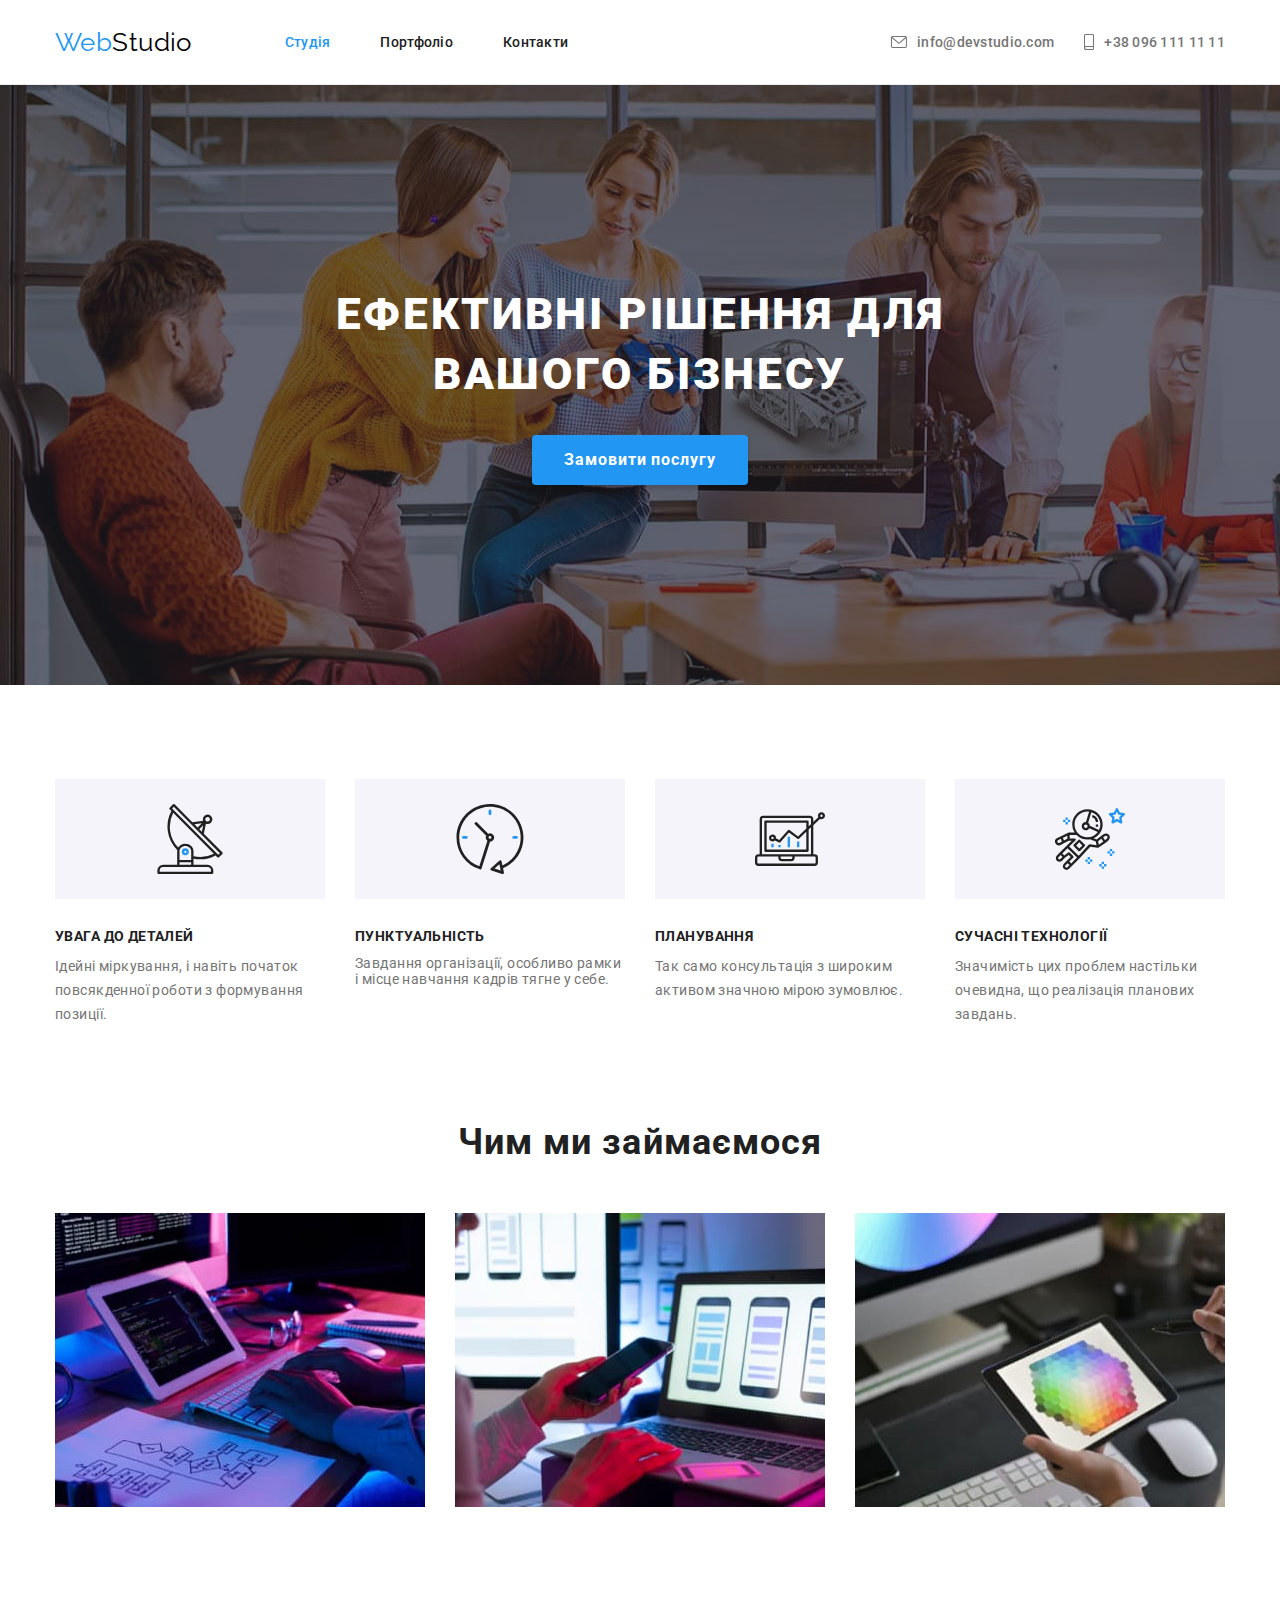
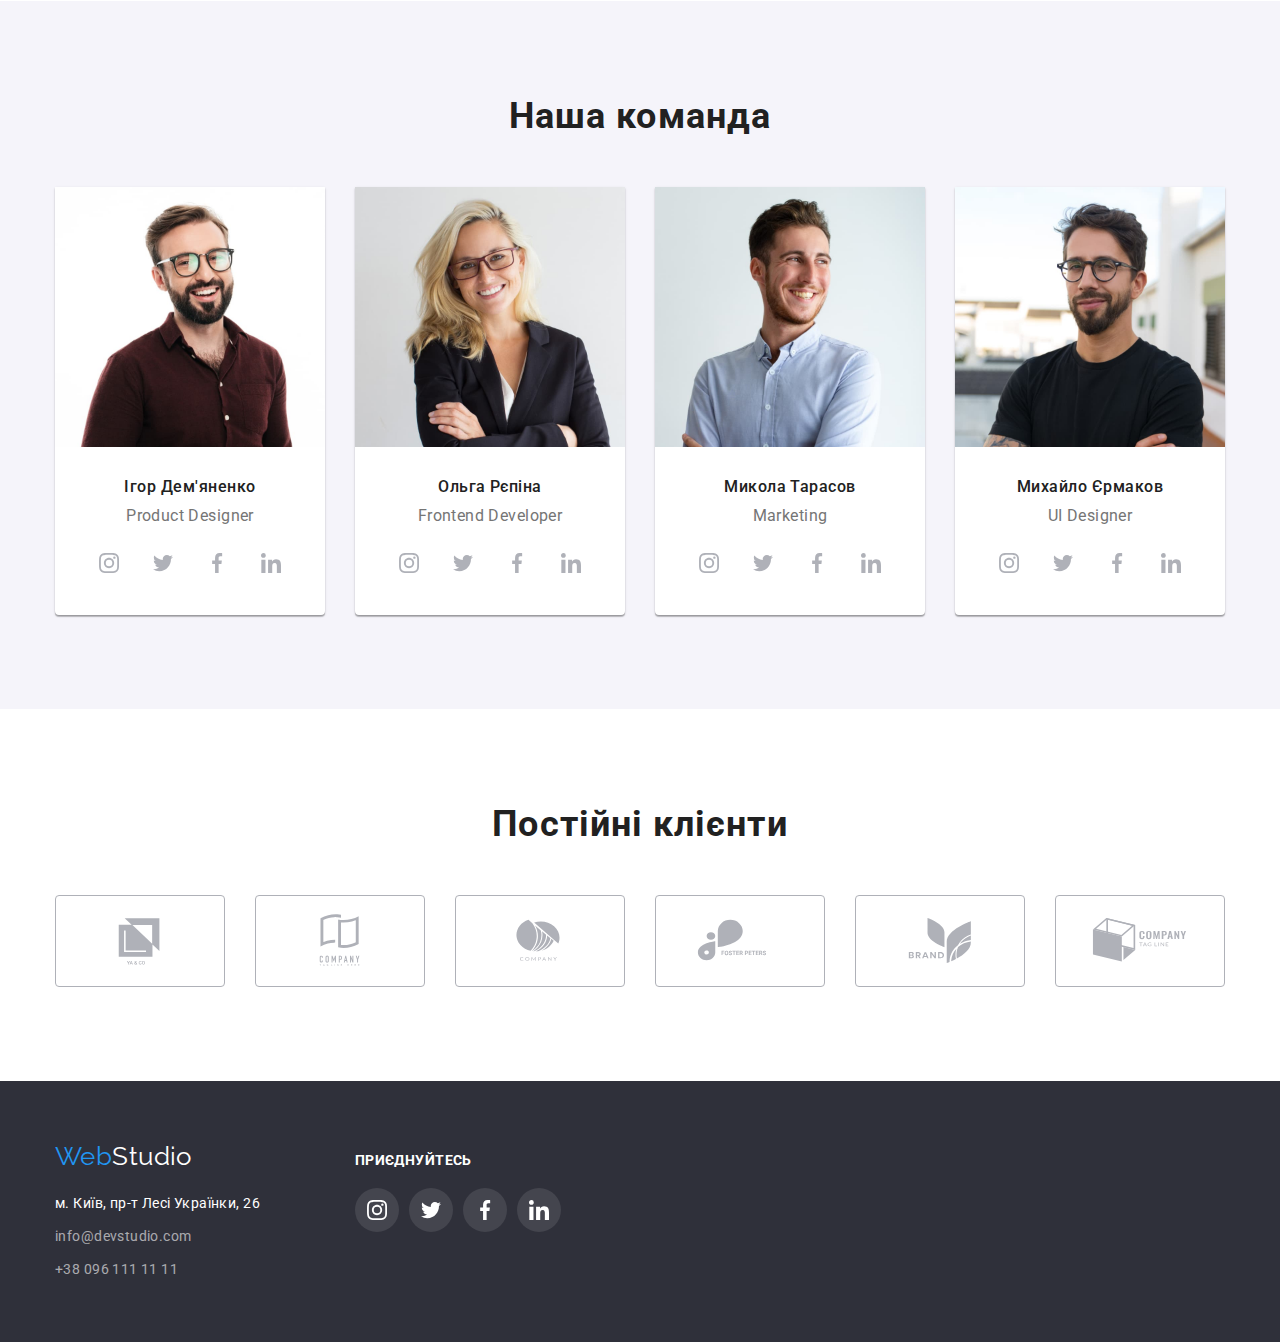
<file: index.html>
<!DOCTYPE html>
<html lang="uk">
  <head>
    <meta charset="UTF-8" />
    <meta http-equiv="X-UA-Compatible" content="IE=edge" />
    <meta name="viewport" content="width=device-width, initial-scale=1.0" />
    <title>Студія</title>
    <link rel="preconnect" href="https://fonts.googleapis.com" />
    <link rel="preconnect" href="https://fonts.gstatic.com" crossorigin />
    <link
      href="https://fonts.googleapis.com/css2?family=Raleway:wght@700&family=Roboto:wght@400;500;700;900&display=swap"
      rel="stylesheet"
    />
    <link
      rel="stylesheet"
      href=" https://cdnjs.cloudflare.com/ajax/libs/modern-normalize/1.1.0/modern-normalize.min.css"
    />
    <link rel="stylesheet" href="./css/styles.css" />
  </head>

  <body>
    <!--Шапка-->
    <header class="header">
      <div class="container header-general">
        <nav class="header-nav">
          <a href="./index.html" lang="en" class="link logo"
            >Web<span class="logo-header">Studio</span></a
          >
          <ul class="list header-nav-menu">
            <li class="header-nav-item"><a href="./index.html" class="link current">Студія</a></li>
            <li class="header-nav-item"><a href="./potfolio.html" class="link">Портфоліо</a></li>
            <li class="header-nav-item"><a href="#" class="link">Контакти</a></li>
          </ul>
        </nav>
        <ul class="list header-contacts">
          <li class="header-contacts-item">
            <a href="mailto:info@devstudio.com" class="link">
              <svg class="icon-mail" width="16" height="12">
                <use href="./images/sprite.svg#icon-header-envelope"></use>
              </svg>
              info@devstudio.com</a
            >
          </li>
          <li class="header-contacts-item">
            <a href="tel:+380961111111" class="link">
              <svg class="icon-phone" width="10" height="16">
                <use href="./images/sprite.svg#icon-header-smartphone"></use></svg
              >+38 096 111 11 11</a
            >
          </li>
        </ul>
      </div>
    </header>
    <main>
      <!--Герой-->
      <section class="section hero">
        <div class="container">
          <h1 class="hero-title">Ефективні рішення для вашого бізнесу</h1>
          <button type="button" class="button">Замовити послугу</button>
        </div>
      </section>

      <!--Особливості-->
      <section class="section features">
        <div class="container">
          <!-- Заголовок прихований -->
          <h2 class="features-title">Особливості</h2>

          <ul class="list features-list">
            <li class="feauteres-item">
              <div class="features-icons">
                <svg class="icon-feauteres" width="70" height="70">
                  <use href="./images/sprite.svg#icon-feauteres-attention"></use>
                </svg>
              </div>

              <h3 class="features-sub-title">Увага до деталей</h3>
              <p class="features-text">
                Ідейні міркування, і навіть початок повсякденної роботи з формування позиції.
              </p>
            </li>
            <li class="feauteres-item">
              <div class="features-icons">
                <svg class="icon-feauteres" width="70" height="70">
                  <use href="./images/sprite.svg#icon-features-punctuality"></use>
                </svg>
              </div>
              <h3 class="features-sub-title">Пунктуальність</h3>
              <p class="features-features-text">
                Завдання організації, особливо рамки і місце навчання кадрів тягне у себе.
              </p>
            </li>
            <li class="feauteres-item">
              <div class="features-icons">
                <svg class="icon-feauteres" width="70" height="70">
                  <use href="./images/sprite.svg#icon-features-planning"></use>
                </svg>
              </div>
              <h3 class="features-sub-title">Планування</h3>
              <p class="features-text">
                Так само консультація з широким активом значною мірою зумовлює.
              </p>
            </li>
            <li class="feauteres-item">
              <div class="features-icons">
                <svg class="icon-feauteres" width="70" height="70">
                  <use href="./images/sprite.svg#icon-features-modern-technologies"></use>
                </svg>
              </div>
              <h3 class="features-sub-title">Сучасні технології</h3>
              <p class="features-text">
                Значимість цих проблем настільки очевидна, що реалізація планових завдань.
              </p>
            </li>
          </ul>
        </div>
      </section>

      <!--Чим ми займаємося-->
      <section class="section work">
        <div class="container">
          <h2 class="work-title">Чим ми займаємося</h2>

          <ul class="list work-list">
            <li class="work-item">
              <img
                class="card"
                src="./images/development.jpg"
                alt="Створення сайтів"
                width="370"
                height="294"
              />
            </li>
            <li class="work-item">
              <img
                class="card"
                src="./images/mobile.jpg"
                alt="Мобільна розробка"
                width="370"
                height="294"
              />
            </li>
            <li class="work-item">
              <img
                class="card"
                src="./images/disign.jpg"
                alt="Графічний дизайн"
                width="370"
                height="294"
              />
            </li>
          </ul>
        </div>
      </section>

      <!--Наша команда-->
      <section class="section team">
        <div class="container">
          <h2 class="team-title">Наша команда</h2>

          <ul class="list team-list">
            <li class="team-item">
              <img
                class="card"
                src="./images/igor-demiyanenko.jpg"
                alt="Фото Ігоря Дем'яненко"
                width="270"
                height="260"
              />
              <h3 class="team-sub-title">Ігор Дем'яненко</h3>
              <p lang="en" class="team-text">Product Designer</p>
              <ul class="list social-net-list">
                <li class="social-net-item">
                  <a href="#" class="link social-net-link"
                    ><svg class="social-net-icon" width="20" height="20">
                      <use href="./images/sprite.svg#icon-social-instagram"></use></svg
                  ></a>
                </li>
                <li class="social-net-item">
                  <a href="#" class="link social-net-link"
                    ><svg class="social-net-icon" width="20" height="20">
                      <use href="./images/sprite.svg#icon-social-twitter"></use></svg
                  ></a>
                </li>
                <li class="social-net-item">
                  <a href="#" class="link social-net-link"
                    ><svg class="social-net-icon" width="20" height="20">
                      <use href="./images/sprite.svg#icon-social-facebook"></use></svg
                  ></a>
                </li>
                <li class="social-net-item">
                  <a href="#" class="link social-net-link"
                    ><svg class="social-net-icon" width="20" height="20">
                      <use href="./images/sprite.svg#icon-social-linkedin"></use></svg
                  ></a>
                </li>
              </ul>
            </li>
            <li class="team-item">
              <img
                class="card"
                src="./images/olga-repina.jpg"
                alt="Фото Ольгі Рєпіної"
                width="270"
                height="260"
              />
              <h3 class="team-sub-title">Ольга Рєпіна</h3>
              <p lang="en" class="team-text">Frontend Developer</p>
              <ul class="list social-net-list">
                <li class="social-net-item">
                  <a href="#" class="link social-net-link"
                    ><svg class="social-net-icon" width="20" height="20">
                      <use href="./images/sprite.svg#icon-social-instagram"></use></svg
                  ></a>
                </li>
                <li class="social-net-item">
                  <a href="#" class="link social-net-link"
                    ><svg class="social-net-icon" width="20" height="20">
                      <use href="./images/sprite.svg#icon-social-twitter"></use></svg
                  ></a>
                </li>
                <li class="social-net-item">
                  <a href="#" class="link social-net-link"
                    ><svg class="social-net-icon" width="20" height="20">
                      <use href="./images/sprite.svg#icon-social-facebook"></use></svg
                  ></a>
                </li>
                <li class="social-net-item">
                  <a href="#" class="link social-net-link"
                    ><svg class="social-net-icon" width="20" height="20">
                      <use href="./images/sprite.svg#icon-social-linkedin"></use></svg
                  ></a>
                </li>
              </ul>
            </li>
            <li class="team-item">
              <img
                class="card"
                src="./images/mykola-tarasov.jpg"
                alt="Фото Миколи Тарасова"
                width="270"
                height="260"
              />
              <h3 class="team-sub-title">Микола Тарасов</h3>
              <p lang="en" class="team-text">Marketing</p>
              <ul class="list social-net-list">
                <li class="social-net-item">
                  <a href="#" class="link social-net-link"
                    ><svg class="social-net-icon" width="20" height="20">
                      <use href="./images/sprite.svg#icon-social-instagram"></use></svg
                  ></a>
                </li>
                <li class="social-net-item">
                  <a href="#" class="link social-net-link"
                    ><svg class="social-net-icon" width="20" height="20">
                      <use href="./images/sprite.svg#icon-social-twitter"></use></svg
                  ></a>
                </li>
                <li class="social-net-item">
                  <a href="#" class="link social-net-link"
                    ><svg class="social-net-icon" width="20" height="20">
                      <use href="./images/sprite.svg#icon-social-facebook"></use></svg
                  ></a>
                </li>
                <li class="social-net-item">
                  <a href="#" class="link social-net-link"
                    ><svg class="social-net-icon" width="20" height="20">
                      <use href="./images/sprite.svg#icon-social-linkedin"></use></svg
                  ></a>
                </li>
              </ul>
            </li>
            <li class="team-item">
              <img
                class="card"
                src="./images/mykhailo-ermakov.jpg"
                alt="Фото Михайло Єрмакова"
                width="270"
                height="260"
              />
              <h3 class="team-sub-title">Михайло Єрмаков</h3>
              <p lang="en" class="team-text">UI Designer</p>
              <ul class="list social-net-list">
                <li class="social-net-item">
                  <a href="#" class="link social-net-link"
                    ><svg class="social-net-icon" width="20" height="20">
                      <use href="./images/sprite.svg#icon-social-instagram"></use></svg
                  ></a>
                </li>
                <li class="social-net-item">
                  <a href="#" class="link social-net-link"
                    ><svg class="social-net-icon" width="20" height="20">
                      <use href="./images/sprite.svg#icon-social-twitter"></use></svg
                  ></a>
                </li>
                <li class="social-net-item">
                  <a href="#" class="link social-net-link"
                    ><svg class="social-net-icon" width="20" height="20">
                      <use href="./images/sprite.svg#icon-social-facebook"></use></svg
                  ></a>
                </li>
                <li class="social-net-item">
                  <a href="#" class="link social-net-link"
                    ><svg class="social-net-icon" width="20" height="20">
                      <use href="./images/sprite.svg#icon-social-linkedin"></use></svg
                  ></a>
                </li>
              </ul>
            </li>
          </ul>
        </div>
      </section>

      <!--Клієнти-->
      <section class="section clients">
        <div class="container">
          <h2 class="clients-title">Постійні клієнти</h2>
          <ul class="list clients-list">
            <li class="clients-item">
              <a href="#" class="clients-link">
                <svg class="icon-clients" width="106" height="60">
                  <use href="./images/sprite.svg#icon-logo-01"></use>
                </svg>
              </a>
            </li>
            <li class="clients-item">
              <a href="#" class="clients-link">
                <svg class="icon-clients" width="106" height="60">
                  <use href="./images/sprite.svg#icon-logo-02"></use>
                </svg>
              </a>
            </li>
            <li class="clients-item">
              <a href="#" class="clients-link">
                <svg class="icon-clients" width="106" height="60">
                  <use href="./images/sprite.svg#icon-logo-03"></use>
                </svg>
              </a>
            </li>
            <li class="clients-item">
              <a href="#" class="clients-link">
                <svg class="icon-clients" width="106" height="60">
                  <use href="./images/sprite.svg#icon-logo-04"></use>
                </svg>
              </a>
            </li>
            <li class="clients-item">
              <a href="#" class="clients-link">
                <svg class="icon-clients" width="106" height="60">
                  <use href="./images/sprite.svg#icon-logo-05"></use>
                </svg>
              </a>
            </li>
            <li class="clients-item">
              <a href="#" class="clients-link">
                <svg class="icon-clients" width="106" height="60">
                  <use href="./images/sprite.svg#icon-logo-06"></use>
                </svg>
              </a>
            </li>
          </ul>
        </div>
      </section>
    </main>
    <!--Підвал-->
    <footer class="footer">
      <div class="container">
        <div class="footer-general-adress">
          <a href="./index.html" lang="en" class="logo link"
            >Web<span class="logo-footer">Studio</span></a
          >
          <address>
            <ul class="list footer-adress">
              <li class="footer-item">
                <a
                  href="https://goo.gl/maps/uNxrcM7Ruqw2PwGc9"
                  target="_blank"
                  rel="noopener noreferrer"
                  class="link footer-adress-link"
                  >м. Київ, пр-т Лесі Українки, 26</a
                >
              </li>
              <li class="footer-item">
                <a href="mailto:info@devstudio.com" class="link footer-item-contacts"
                  >info@devstudio.com</a
                >
              </li>
              <li class="footer-item">
                <a href="tel:+380961111111" class="link footer-item-contacts">+38 096 111 11 11</a>
              </li>
            </ul>
          </address>
        </div>
        <div class="footer-social-net">
          <p class="footer-social-net-text">Приєднуйтесь</p>
          <ul class="list footer-social-net-list">
            <li class="footer-social-net-item">
              <a href="#" class="link footer-social-net-link">
                <svg class="footer-social-net-icon" width="20" height="20">
                  <use href="./images/sprite.svg#icon-social-instagram"></use>
                </svg>
              </a>
            </li>
            <li class="footer-social-net-item">
              <a href="#" class="link footer-social-net-link">
                <svg class="footer-social-net-icon" width="20" height="20">
                  <use href="./images/sprite.svg#icon-social-twitter"></use></svg
              ></a>
            </li>
            <li class="footer-social-net-item">
              <a href="#" class="link footer-social-net-link">
                <svg class="footer-social-net-icon" width="20" height="20">
                  <use href="./images/sprite.svg#icon-social-facebook"></use></svg
              ></a>
            </li>
            <li class="footer-social-net-item">
              <a href="#" class="link footer-social-net-link">
                <svg class="footer-social-net-icon" width="20" height="20">
                  <use href="./images/sprite.svg#icon-social-linkedin"></use></svg
              ></a>
            </li>
          </ul>
        </div>
      </div>
    </footer>
  </body>
</html>
</file>
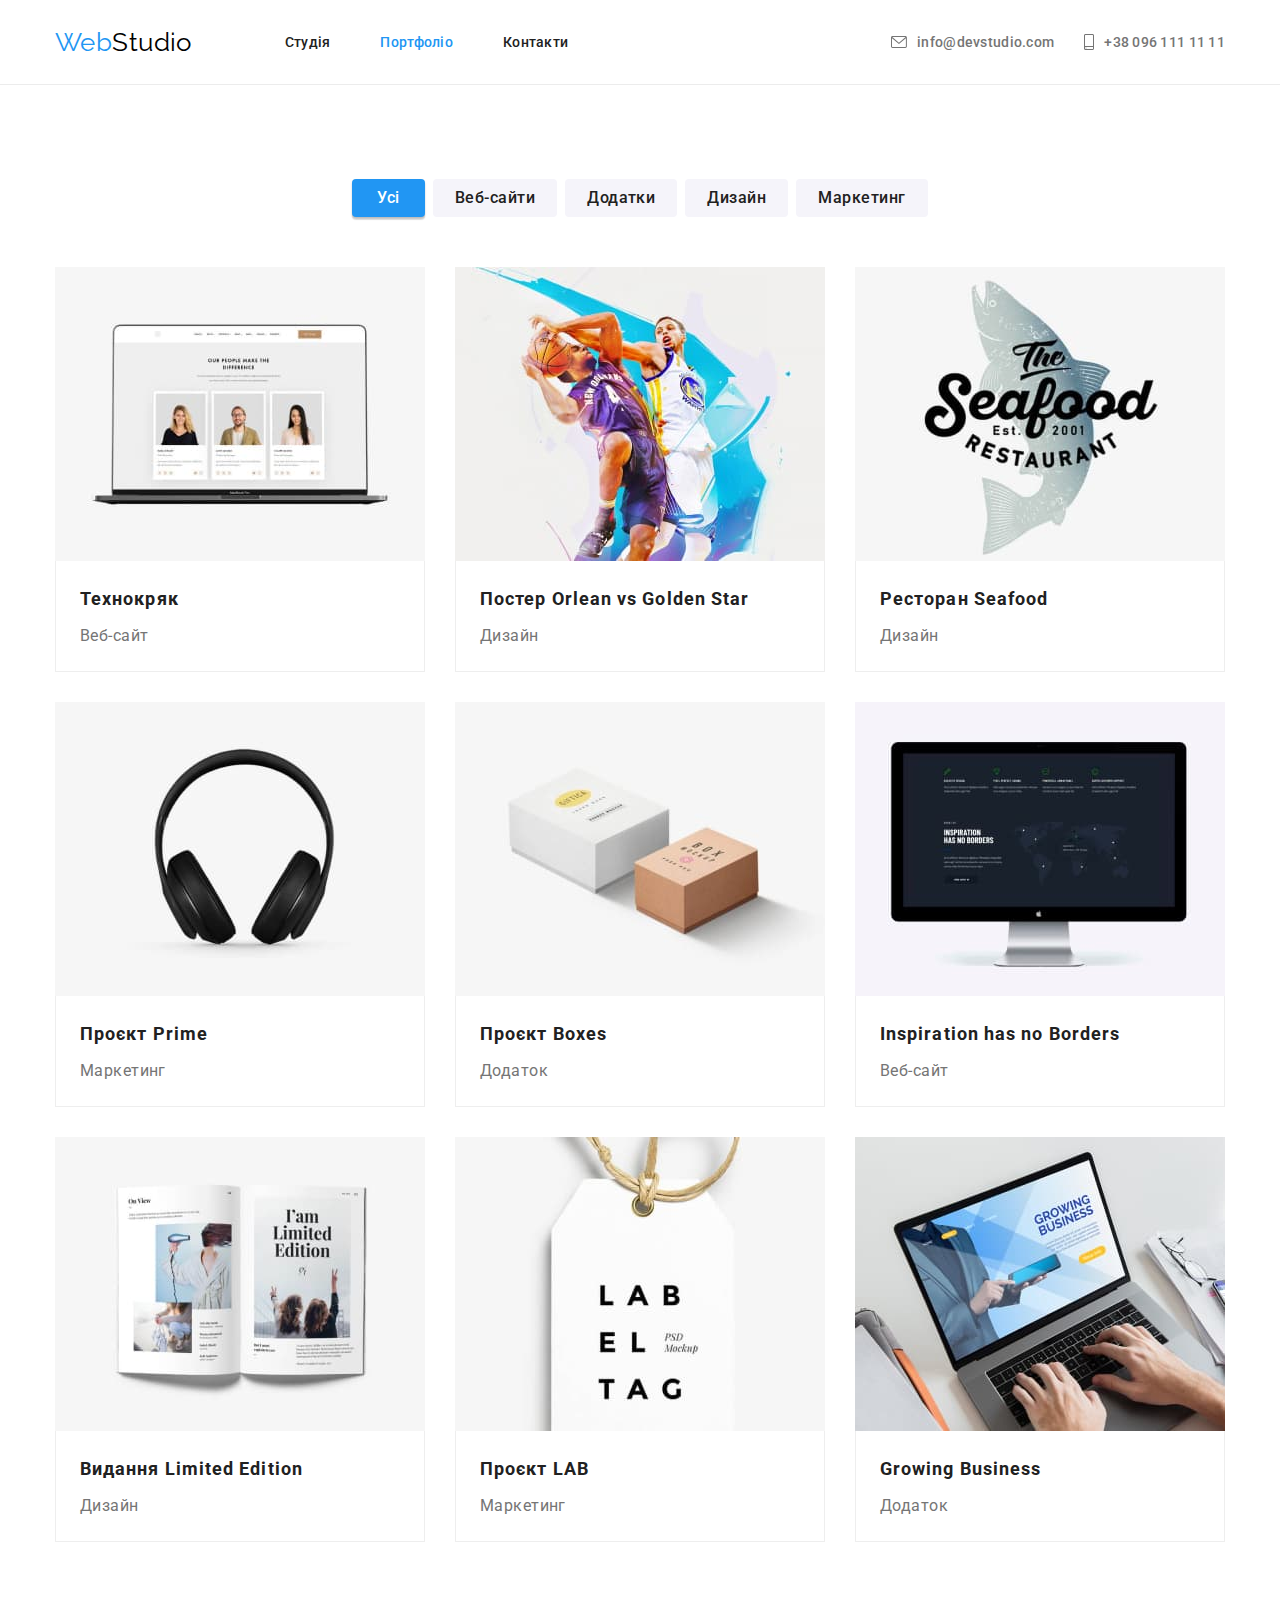
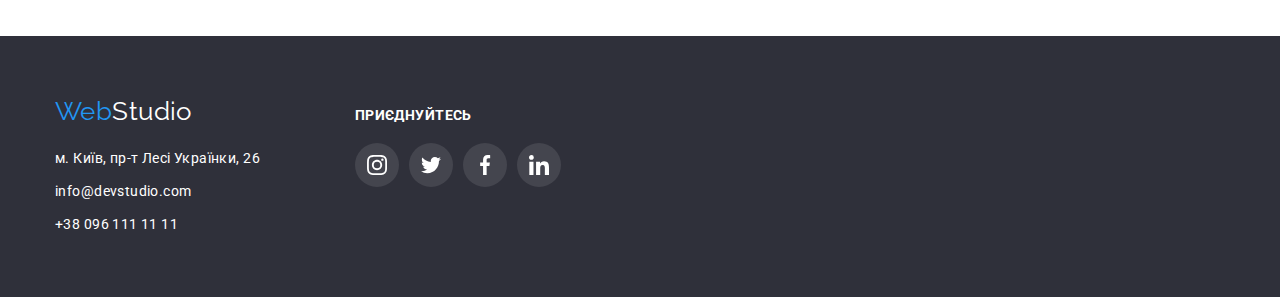
<file: potfolio.html>
<!DOCTYPE html>
<html lang="uk">
  <head>
    <meta charset="UTF-8" />
    <meta http-equiv="X-UA-Compatible" content="IE=edge" />
    <meta name="viewport" content="width=device-width, initial-scale=1.0" />
    <title>Портфоліо</title>
    <link rel="preconnect" href="https://fonts.googleapis.com" />
    <link rel="preconnect" href="https://fonts.gstatic.com" crossorigin />
    <link
      href="https://fonts.googleapis.com/css2?family=Raleway:wght@700&family=Roboto:wght@400;500;700;900&display=swap"
      rel="stylesheet"
    />
    <link
      rel="stylesheet"
      href=" https://cdnjs.cloudflare.com/ajax/libs/modern-normalize/1.1.0/modern-normalize.min.css"
    />
    <link rel="stylesheet" href="./css/styles.css" />
  </head>
  <body>
    <!--Шапка-->
    <header class="header">
      <div class="container header-general">
        <nav class="header-nav">
          <a href="./index.html" lang="en" class="link logo"
            >Web<span class="logo-header">Studio</span></a
          >
          <ul class="list header-nav-menu">
            <li class="header-nav-item"><a href="./index.html" class="link">Студія</a></li>
            <li class="header-nav-item">
              <a href="./potfolio.html" class="link current">Портфоліо</a>
            </li>
            <li class="header-nav-item"><a href="#" class="link">Контакти</a></li>
          </ul>
        </nav>
        <ul class="list header-contacts">
          <li class="header-contacts-item">
            <a href="mailto:info@devstudio.com" class="link">
              <svg class="icon-mail" width="16" height="12">
                <use href="./images/sprite.svg#icon-header-envelope"></use>
              </svg>
              info@devstudio.com</a
            >
          </li>
          <li class="header-contacts-item">
            <a href="tel:+380961111111" class="link">
              <svg class="icon-phone" width="10" height="16">
                <use href="./images/sprite.svg#icon-header-smartphone"></use></svg
              >+38 096 111 11 11</a
            >
          </li>
        </ul>
      </div>
    </header>

    <main>
      <section class="section portfolio">
        <div class="container">
          <!-- Заголовок прихований -->
          <h1 class="portfolio-title">Портфоліо</h1>

          <!-- Фільтр портфоліо -->
          <ul class="list portfolio-filter">
            <li class="filter-item">
              <button type="button" class="filter-button current">Усі</button>
            </li>
            <li class="filter-item">
              <button type="button" class="filter-button">Веб-сайти</button>
            </li>
            <li class="filter-item">
              <button type="button" class="filter-button">Додатки</button>
            </li>
            <li class="filter-item"><button type="button" class="filter-button">Дизайн</button></li>
            <li class="filter-item">
              <button type="button" class="filter-button">Маркетинг</button>
            </li>
          </ul>

          <!-- Список портфоліо -->

          <ul class="list cards-list">
            <li class="portfolio-item">
              <a href="" target="_blank" rel="noopener noreferrer" class="link portfolio-link">
                <img
                  class="card"
                  src="./images/technocrack.jpg"
                  alt="Технокряк"
                  width="370"
                  height="294"
                />
                <div class="portfolio-card-footer">
                  <h2 class="portfolio-sub-title">Технокряк</h2>
                  <p class="portfolio-text">Веб-сайт</p>
                </div></a
              >
            </li>

            <li class="portfolio-item">
              <a href="" target="_blank" rel="noopener noreferrer" class="link portfolio-link">
                <img
                  class="card"
                  src="./images/new-orlean-golden-star.jpg"
                  alt="Постер New Orlean vs Golden Star"
                  width="370"
                  height="294"
                />
                <div class="portfolio-card-footer">
                  <h2 class="portfolio-sub-title">
                    Постер <span lang="en">Orlean vs Golden Star</span>
                  </h2>
                  <p class="portfolio-text">Дизайн</p>
                </div></a
              >
            </li>
            <li class="portfolio-item">
              <a href="" target="_blank" rel="noopener noreferrer" class="link portfolio-link">
                <img
                  class="card"
                  src="./images/seafood.jpg"
                  alt="Ресторан Seafood"
                  width="370"
                  height="294"
                />
                <div class="portfolio-card-footer">
                  <h2 class="portfolio-sub-title">Ресторан <span lang="en">Seafood</span></h2>
                  <p class="portfolio-text">Дизайн</p>
                </div></a
              >
            </li>
            <li class="portfolio-item">
              <a href="" target="_blank" rel="noopener noreferrer" class="link portfolio-link">
                <img
                  class="card"
                  src="./images/prime.jpg"
                  alt="Проєкт Prime"
                  width="370"
                  height="294"
                />
                <div class="portfolio-card-footer">
                  <h2 class="portfolio-sub-title">Проєкт <span lang="en">Prime</span></h2>
                  <p class="portfolio-text">Маркетинг</p>
                </div></a
              >
            </li>
            <li class="portfolio-item">
              <a href="" target="_blank" rel="noopener noreferrer" class="link portfolio-link">
                <img
                  class="card"
                  src="./images/boxes.jpg"
                  alt="Проєкт Boxes"
                  width="370"
                  height="294"
                />
                <div class="portfolio-card-footer">
                  <h2 class="portfolio-sub-title">Проєкт <span lang="en">Boxes</span></h2>
                  <p class="portfolio-text">Додаток</p>
                </div></a
              >
            </li>
            <li class="portfolio-item">
              <a href="" target="_blank" rel="noopener noreferrer" class="link portfolio-link">
                <img
                  class="card"
                  src="./images/inspiration-has-no-border.jpg"
                  alt="Inspiration has no Borders"
                  width="370"
                  height="294"
                />
                <div class="portfolio-card-footer">
                  <h2 lang="en" class="portfolio-sub-title">Inspiration has no Borders</h2>
                  <p class="portfolio-text">Веб-сайт</p>
                </div></a
              >
            </li>
            <li class="portfolio-item">
              <a href="" target="_blank" rel="noopener noreferrer" class="link portfolio-link">
                <img
                  class="card"
                  src="./images/limited-edition.jpg"
                  alt="Видання Limited Edition"
                  width="370"
                  height="294"
                />
                <div class="portfolio-card-footer">
                  <h2 class="portfolio-sub-title">
                    Видання <span lang="en">Limited Edition</span>
                  </h2>
                  <p class="portfolio-text">Дизайн</p>
                </div></a
              >
            </li>
            <li class="portfolio-item">
              <a href="" target="_blank" rel="noopener noreferrer" class="link portfolio-link">
                <img
                  class="card"
                  src="./images/lab.jpg"
                  alt="Проєкт LAB"
                  width="370"
                  height="294"
                />
                <div class="portfolio-card-footer">
                  <h2 class="portfolio-sub-title">Проєкт <span lang="en">LAB</span></h2>
                  <p class="portfolio-text">Маркетинг</p>
                </div></a
              >
            </li>
            <li class="portfolio-item">
              <a href="" target="_blank" rel="noopener noreferrer" class="link portfolio-link">
                <img
                  class="card"
                  src="./images/growing-buisness.jpg"
                  alt="Growing Business"
                  width="370"
                  height="294"
                />
                <div class="portfolio-card-footer">
                  <h2 lang="en" class="portfolio-sub-title">Growing Business</h2>
                  <p class="portfolio-text">Додаток</p>
                </div></a
              >
            </li>
          </ul>
        </div>
      </section>
    </main>

    <!--Підвал-->
    <footer class="footer">
      <div class="container">
        <div class="footer-general-adress">
          <a href="./index.html" lang="en" class="logo link"
            >Web<span class="logo-footer">Studio</span></a
          >
          <address>
            <ul class="list footer-adress">
              <li class="footer-item">
                <a
                  href="https://goo.gl/maps/uNxrcM7Ruqw2PwGc9"
                  target="_blank"
                  rel="noopener noreferrer"
                  class="link footer-adress-link"
                  >м. Київ, пр-т Лесі Українки, 26</a
                >
              </li>
              <li class="footer-item">
                <a href="mailto:info@devstudio.com" class="link footer-link-contacts"
                  >info@devstudio.com</a
                >
              </li>
              <li class="footer-item">
                <a href="tel:+380961111111" class="link footer-link-contacts">+38 096 111 11 11</a>
              </li>
            </ul>
          </address>
        </div>
        <div class="footer-social-net">
          <p class="footer-social-net-text">Приєднуйтесь</p>
          <ul class="list footer-social-net-list">
            <li class="footer-social-net-item">
              <a href="#" class="link footer-social-net-link">
                <svg class="footer-social-net-icon" width="20" height="20">
                  <use href="./images/sprite.svg#icon-social-instagram"></use>
                </svg>
              </a>
            </li>
            <li class="footer-social-net-item">
              <a href="#" class="link footer-social-net-link">
                <svg class="footer-social-net-icon" width="20" height="20">
                  <use href="./images/sprite.svg#icon-social-twitter"></use></svg
              ></a>
            </li>
            <li class="footer-social-net-item">
              <a href="#" class="link footer-social-net-link">
                <svg class="footer-social-net-icon" width="20" height="20">
                  <use href="./images/sprite.svg#icon-social-facebook"></use></svg
              ></a>
            </li>
            <li class="footer-social-net-item">
              <a href="#" class="link footer-social-net-link">
                <svg class="footer-social-net-icon" width="20" height="20">
                  <use href="./images/sprite.svg#icon-social-linkedin"></use></svg
              ></a>
            </li>
          </ul>
        </div>
      </div>
    </footer>
  </body>
</html>
</file>
<file: css/styles.css>
/* Загальні стилі */

:root {
  /* Основний колір */
  --main-color: #757575;
  /* Допоміжний колір (герой, ховер на синіх кнопках, бекграунд) */
  --secondary-color: #ffffff;
  /* Колір заголовків */
  --header-color: #212121;
  /* Ультрачорний для логотипу */
  --logo-black-color: #000000;
  /* Синій для логотипу, кнопок та ховеру */
  --hover-blue-color: #2196f3;
  /* Синій для ховеру кнопок фільтра */
  --button-hover-color: #188ce8;
  /* Колір бекграунду у футері та герої */
  --footer-bcg: #2f303a;
  /* Колір бекграунду у секції команди */
  --secondary-bcg: #f5f4fa;
  /* Колір тексту в контактах футера */
  --adress-footer-color: rgba(255, 255, 255, 0.6);
  /* Колір рамок портфоліо */
  --cards-border-color: #eeeeee;
  /* Колір рамки шапки */
  --header-border-color: #ececec;
  /* Колір іконок */
  --icon-color: #afb1b8;
  /* Колір фону іконок */
  --bcg-footer-icon: rgba(255, 255, 255, 0.1);
}

body {
  color: var(--main-color);
  background-color: var(--secondary-color);

  font-family: 'Roboto', sans-serif;
  font-size: 14px;
  letter-spacing: 0.03em;
}
.link {
  text-decoration: none;
  color: inherit;
}
.list {
  list-style-type: none;
  padding: 0;
  margin: 0;
}

p,
h1,
h2,
h3 {
  padding: 0;
  margin: 0;
}

.container {
  width: 1200px;

  margin-right: auto;
  margin-left: auto;
  padding-left: 15px;
  padding-right: 15px;
}

.section {
  padding-top: 94px;
  padding-bottom: 94px;
}

.card {
  display: block;
}

/* 
Для header */

.header-general {
  display: flex;
}

.header-nav {
  display: flex;
  align-items: center;
}

.logo {
  margin-right: 93px;

  color: var(--hover-blue-color);

  font-family: 'Raleway';
  font-size: 26px;
  line-height: 1.19;

  outline: none;
}
.logo > .logo-header {
  color: var(--logo-black-color);
}

.header-contacts {
  margin-left: auto;
}

.header-nav-menu,
.header-contacts {
  display: flex;

  font-weight: 500;
  line-height: 1.43;
  letter-spacing: 0.02em;
}

.header-nav-menu {
  gap: 50px;
}

.header-contacts {
  gap: 30px;
}

.header-nav-item {
  flex-basis: calc((100% - 100px) / 3);
}
.header-contacts-item {
  flex-basis: calc((100% - 30px) / 2);
}
.header-nav-item .link,
.header-contacts .link {
  display: flex;
  align-items: center;
  gap: 10px;

  padding-top: 32px;
  padding-bottom: 32px;
}

.header-nav-item .link {
  color: var(--header-color);
}

.header-nav-item .link.current {
  color: var(--hover-blue-color);
}

.header-nav-menu .link:hover,
.header-nav-menu .link:focus,
.header-contacts .link:hover,
.header-contacts .link:focus {
  color: var(--hover-blue-color);

  outline: none;
}

.icon-mail,
.icon-phone {
  display: block;
  fill: currentColor;
}

/* Нижня межа шапки */
.header {
  border-bottom: solid 1px var(--header-border-color);
}

/* Для героя */

.hero {
  max-width: 1600px;

  margin-left: auto;
  margin-right: auto;
  padding-top: 200px;
  padding-bottom: 200px;

  color: var(--secondary-color);
  background-color: var(--footer-bcg);
  background-image: linear-gradient(rgba(47, 48, 58, 0.4), rgba(47, 48, 58, 0.4)),
    url(../images/hero.jpg);
  background-repeat: no-repeat;

  text-align: center;
}

.hero-title {
  width: 696px;

  margin-bottom: 30px;
  margin-left: auto;
  margin-right: auto;

  font-weight: 900;
  font-size: 44px;
  line-height: 1.36;

  letter-spacing: 0.06em;
  text-transform: uppercase;
}

.hero .button {
  padding: 10px 32px;

  background-color: var(--hover-blue-color);
  color: var(--secondary-color);

  font-family: inherit;
  font-weight: 700;
  font-size: 16px;
  line-height: 1.88;
  letter-spacing: 0.06em;

  cursor: pointer;

  border: none;
  border-radius: 4px;

  box-shadow: 0px 4px 4px rgba(0, 0, 0, 0.15);
}
.hero .button:hover,
.hero .button:focus {
  background-color: var(--button-hover-color);
  color: var(--secondary-color);

  outline: none;
}

/* Заховані заголовки */

.portfolio-title,
.features-title {
  position: absolute;
  width: 1px;
  height: 1px;
  margin: -1px;
  border: 0;
  padding: 0;
  white-space: nowrap;
  clip-path: inset(100%);
  clip: rect(0 0 0 0);
  overflow: hidden;
}
/* Секція особливостей */

.section.features {
  padding-bottom: 0;
}

.features-sub-title {
  margin-bottom: 10px;

  color: var(--header-color);

  font-size: 14px;
  line-height: 1.14;
  text-transform: uppercase;
}

.features-text {
  line-height: 1.71;
}

.features-list {
  display: flex;
  gap: 30px;
}

.feauteres-item {
  flex-basis: calc((100% - 90px) / 4);
}

.features-icons {
  width: 270px;
  height: 120px;

  display: flex;
  align-items: center;
  justify-content: center;

  margin-bottom: 30px;

  background-color: var(--secondary-bcg);
}

/* Секції команди та особливостей*/

.work-title,
.team-title,
.clients-title {
  margin-bottom: 50px;

  color: var(--header-color);

  font-size: 36px;
  line-height: 1.17;
  letter-spacing: 0.03em;
  text-align: center;
}

.work-list,
.team-list {
  display: flex;
  gap: 30px;
}

.work-item {
  flex-basis: calc((100% - 60px) / 3);
}

.team {
  background-color: var(--secondary-bcg);
}

.team-item {
  flex-basis: calc((100% - 90px) / 4);

  padding-bottom: 30px;

  border-bottom-left-radius: 4px;
  border-bottom-right-radius: 4px;
  background-color: var(--secondary-color);
  box-shadow: 0px 2px 1px rgba(0, 0, 0, 0.2), 0px 1px 1px rgba(0, 0, 0, 0.14),
    0px 1px 3px rgba(0, 0, 0, 0.12);
}

.team-item .card {
  margin-bottom: 30px;
}

.team-sub-title {
  margin-bottom: 10px;

  color: var(--header-color);

  font-weight: 500;
  font-size: 16px;
  line-height: 1.19;
  letter-spacing: 0.03em;
  text-align: center;
}

.team-text {
  margin-bottom: 16px;

  font-size: 16px;
  line-height: 1.19;
  text-align: center;
}

.social-net-list {
  display: flex;
  gap: 10px;

  align-items: center;
  justify-content: center;
}

.social-net-item {
  width: 44px;
  height: 44px;
}

.social-net-link {
  width: 100%;
  height: 100%;

  display: flex;
  align-items: center;
  justify-content: center;

  color: var(--icon-color);
}

.social-net-link:hover,
.social-net-link:focus {
  color: var(--secondary-color);
  background-color: var(--hover-blue-color);
  border-radius: 50%;

  outline: none;
}
.social-net-icon {
  display: block;
  fill: currentColor;
}

/* Секція клієнти */

.clients-list {
  display: flex;
  align-items: center;
  gap: 30px;
}

.clients-item {
  width: 170px;
  height: 92px;
}

.clients-link {
  width: 100%;
  height: 100%;

  display: flex;
  align-items: center;
  justify-content: center;

  color: var(--icon-color);
  border: 1px solid var(--icon-color);

  border-radius: 4px;
}

.icon-clients {
  display: block;
  fill: currentColor;
}

.clients-link:hover,
.clients-link:focus {
  color: var(--hover-blue-color);
  border-color: var(--hover-blue-color);

  outline: none;
}

/* Для фільтра портфоліо*/

.portfolio-filter {
  display: flex;
  justify-content: center;
  gap: 8px;

  margin-bottom: 50px;
}

.filter-button {
  padding: 6px 22px;

  color: var(--header-color);
  background-color: var(--secondary-bcg);

  font-family: inherit;
  font-weight: 500;
  font-size: 16px;
  line-height: 1.62;
  letter-spacing: 0.03em;

  cursor: pointer;

  border-radius: 4px;
  border: none;
}

.filter-button:hover,
.filter-button:focus {
  background-color: var(--hover-blue-color);
  color: var(--secondary-color);

  outline: none;

  box-shadow: 0px 2px 2px rgba(0, 0, 0, 0.12), 0px 1px 2px rgba(0, 0, 0, 0.08),
    0px 3px 1px rgba(0, 0, 0, 0.1);
}

.filter-button.current {
  padding: 6px 25px;

  background-color: var(--hover-blue-color);
  color: var(--secondary-color);

  box-shadow: 0px 2px 2px rgba(0, 0, 0, 0.12), 0px 1px 2px rgba(0, 0, 0, 0.08),
    0px 3px 1px rgba(0, 0, 0, 0.1);
}

/* Секція портфоліо */

.cards-list {
  display: flex;
  flex-wrap: wrap;
  gap: 30px;
}

.portfolio-item {
  flex-basis: calc((100% - 60px) / 3);
}

.portfolio-card-footer {
  padding-top: 20px;
  padding-bottom: 20px;
  padding-left: 24px;
  padding-right: 24px;

  border-left: 1px solid var(--cards-border-color);
  border-right: 1px solid var(--cards-border-color);
  border-bottom: 1px solid var(--cards-border-color);
}

.portfolio-sub-title {
  margin-bottom: 4px;

  color: var(--header-color);

  font-size: 18px;
  line-height: 2;
  letter-spacing: 0.06em;
}

.portfolio-text {
  font-size: 16px;
  line-height: 1.875;
}

.portfolio-link:hover,
.portfolio-link:focus {
  display: block;

  box-shadow: 1px 4px 6px rgba(0, 0, 0, 0.16), 0px 4px 4px rgba(0, 0, 0, 0.06),
    0px 1px 1px rgba(0, 0, 0, 0.12);

  outline: none;
}

/* 
footer */

.footer {
  padding-top: 60px;
  padding-bottom: 60px;

  background-color: var(--footer-bcg);
}

.footer .container {
  display: flex;
  align-items: baseline;
}

.footer-general-adress {
  margin-right: 70px;
}
.logo > .logo-footer {
  color: var(--secondary-color);
}

.footer .logo {
  display: inline-block;

  margin-bottom: 20px;
}

.footer-adress-link:hover,
.footer-adress-link:focus,
.footer-link-contacts:hover,
.footer-link-contacts:focus {
  color: var(--hover-blue-color);

  outline: none;
}

.footer-adress,
.footer-social-net-list {
  color: var(--secondary-color);

  font-style: normal;
  line-height: 1.71;
}

.footer-adress .footer-item:not(:last-child) {
  margin-bottom: 9px;
}

.footer-item-contacts {
  color: var(--adress-footer-color);
}

.footer-social-net-list {
  display: flex;
  align-items: center;
  justify-content: center;
  gap: 10px;
}
.footer-social-net-item {
  width: 44px;
  height: 44px;
}

.footer-social-net-link {
  width: 100%;
  height: 100%;

  display: flex;
  align-items: center;
  justify-content: center;

  color: var(--secondary-color);

  background-color: var(--bcg-footer-icon);
  border-radius: 50%;
}

.footer-social-net-link:hover,
.footer-social-net-link:focus {
  background-color: var(--hover-blue-color);

  outline: none;
}
.footer-social-net-icon {
  display: block;
  fill: currentColor;
}
.footer-social-net-text {
  margin-bottom: 20px;

  color: var(--secondary-color);

  font-weight: 700;
  text-transform: uppercase;
}
</file>
